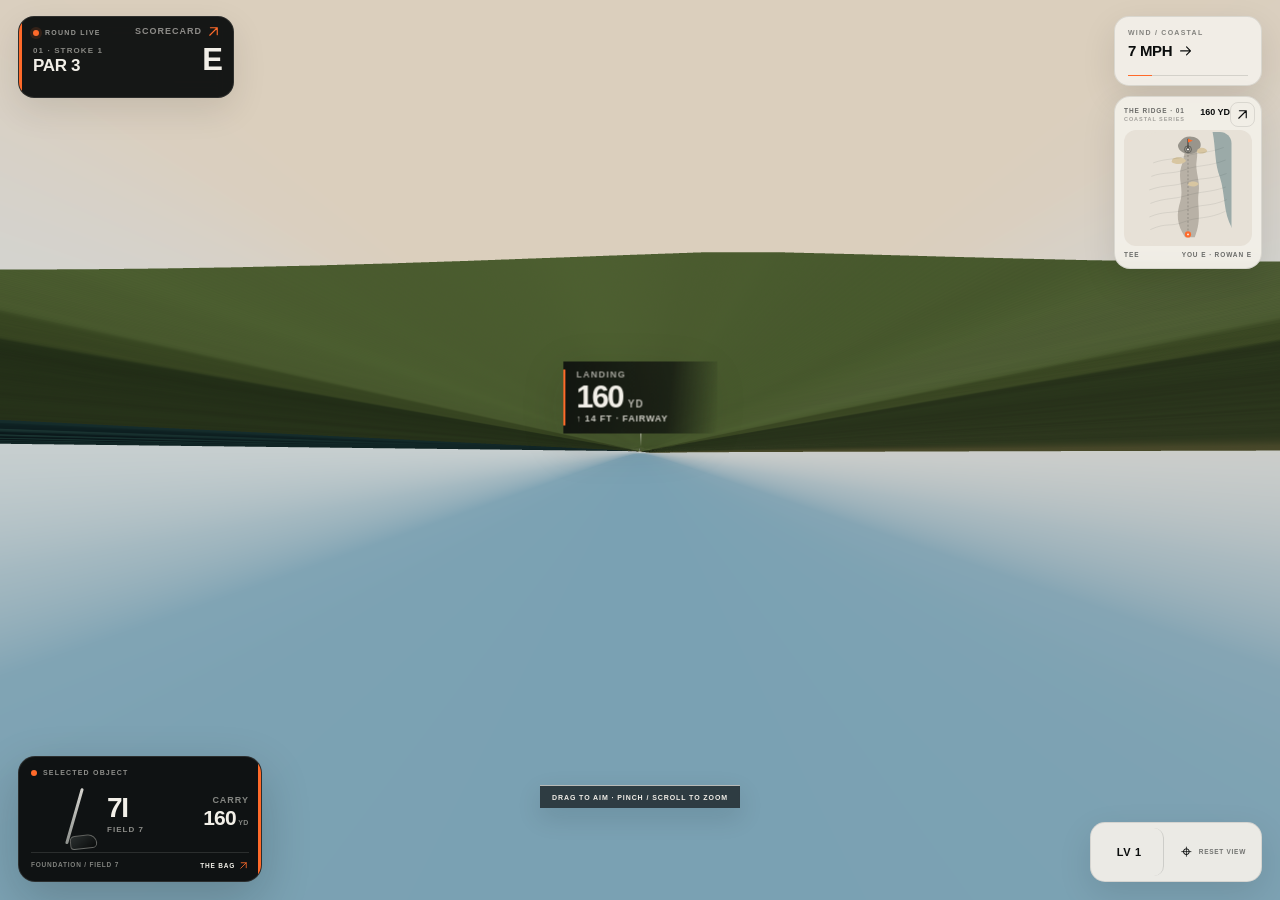
<file: index.html>
<!doctype html>
<html lang="en">
<head>
<meta charset="utf-8">
<meta name="viewport" content="width=device-width,initial-scale=1">
<meta name="theme-color" content="#0b0d0d">
<title>LOFT v1 — Coastal Ridge</title>
<script>
// Resolve relative to the repository root, including GitHub Pages project paths.
const play=new URL('./prototype1/',location.href);
play.search=location.search;play.hash=location.hash;
location.replace(play.href);
</script>
<style>
body{margin:0;min-height:100svh;display:grid;place-content:center;background:#0b0d0d;color:#f2efe8;font:16px system-ui,sans-serif;text-align:center}
h1{font-size:40px;letter-spacing:.12em;margin:0 0 12px}p{color:#b8b1a6}a{color:#f2efe8;text-underline-offset:6px}
</style>
</head>
<body>
<h1>LOFT</h1>
<p>ONE MORE ROUND.</p>
<a href="./prototype1/">Play Coastal Ridge · Official v1 prototype</a>
</body>
</html>
</file>
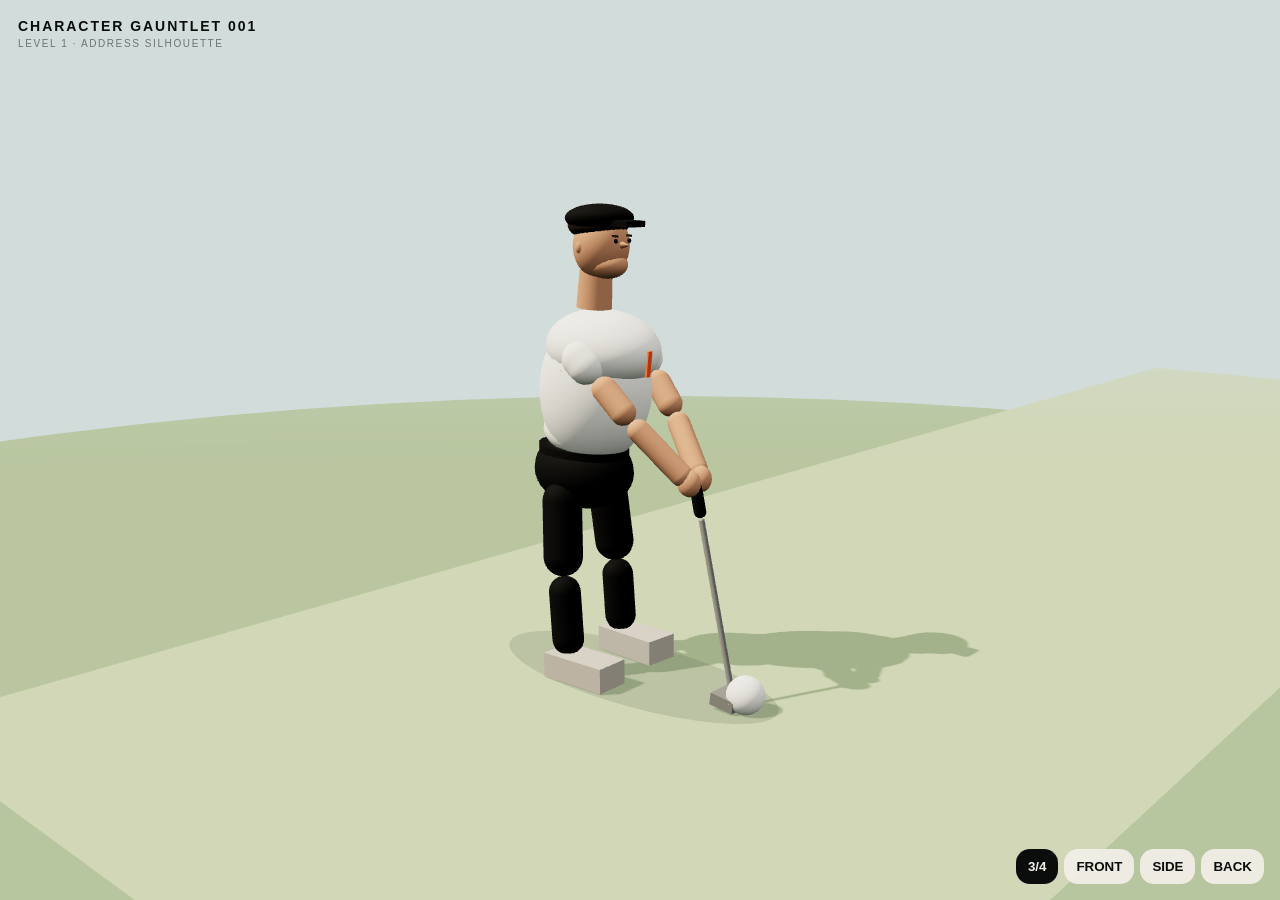
<file: gauntlet/character-lab/index.html>
<!doctype html>
<html>
<head>
<meta charset="utf-8">
<meta name="viewport" content="width=device-width,initial-scale=1,viewport-fit=cover">
<title>LOFT Gauntlet — Character 001</title>
<style>
html,body{margin:0;height:100%;overflow:hidden;background:#F2EFE8;font-family:-apple-system,BlinkMacSystemFont,"Segoe UI",sans-serif}
#app{position:fixed;inset:0;background:linear-gradient(#d8e0df,#c7d1cc)}
canvas{display:block;width:100%;height:100%}
.label{position:fixed;left:18px;top:18px;color:#0B0D0D;z-index:3}
.label b{display:block;font-size:14px;letter-spacing:.14em}.label span{display:block;margin-top:4px;font-size:10px;letter-spacing:.16em;opacity:.5}
.views{position:fixed;right:16px;bottom:16px;display:flex;gap:6px;z-index:3}
.views button{border:0;border-radius:14px;background:rgba(242,239,232,.92);padding:10px 12px;font-weight:700;color:#0B0D0D}
.views button.active{background:#0B0D0D;color:#F2EFE8}
</style>
</head>
<body>
<div id="app"></div>
<div class="label"><b>CHARACTER GAUNTLET 001</b><span>LEVEL 1 · ADDRESS SILHOUETTE</span></div>
<div class="views">
<button data-view="three" class="active">3/4</button>
<button data-view="front">FRONT</button>
<button data-view="side">SIDE</button>
<button data-view="back">BACK</button>
</div>
<script type="module" src="./main.js"></script>
</body>
</html>
</file>
